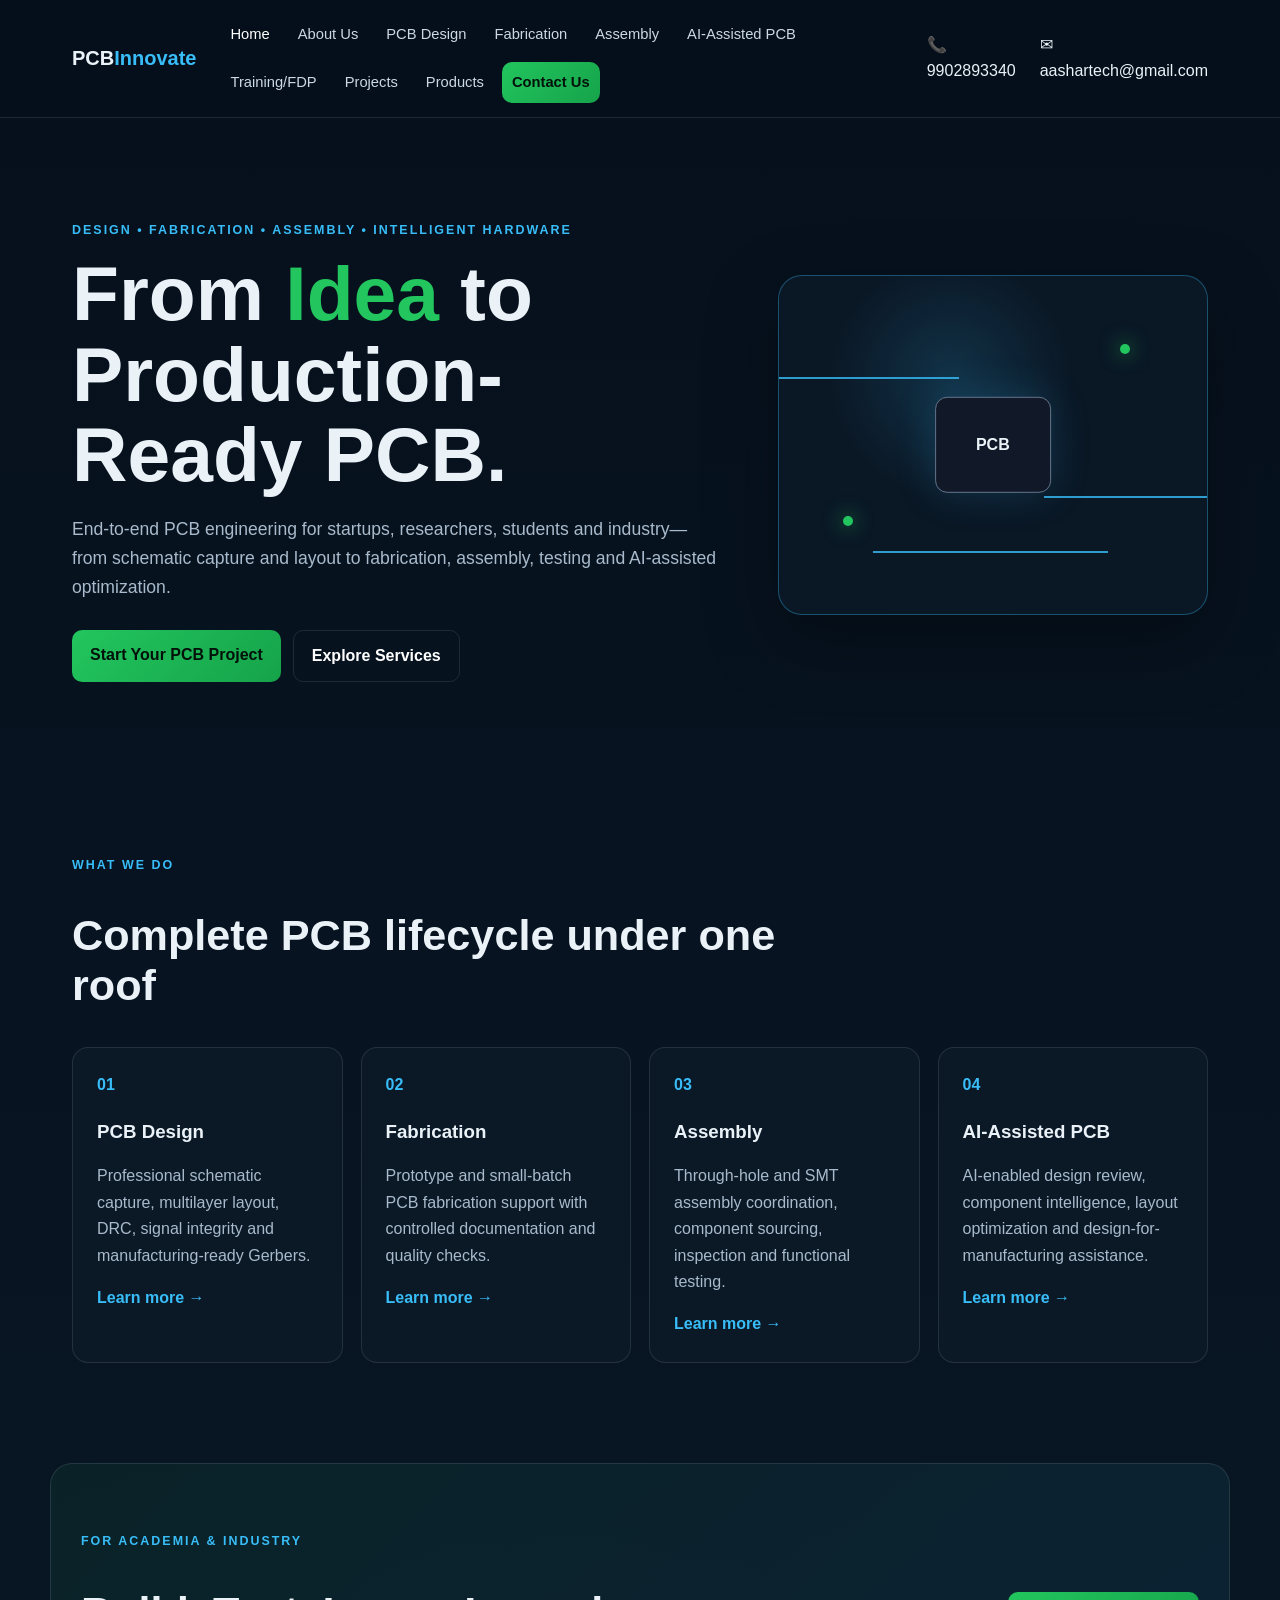
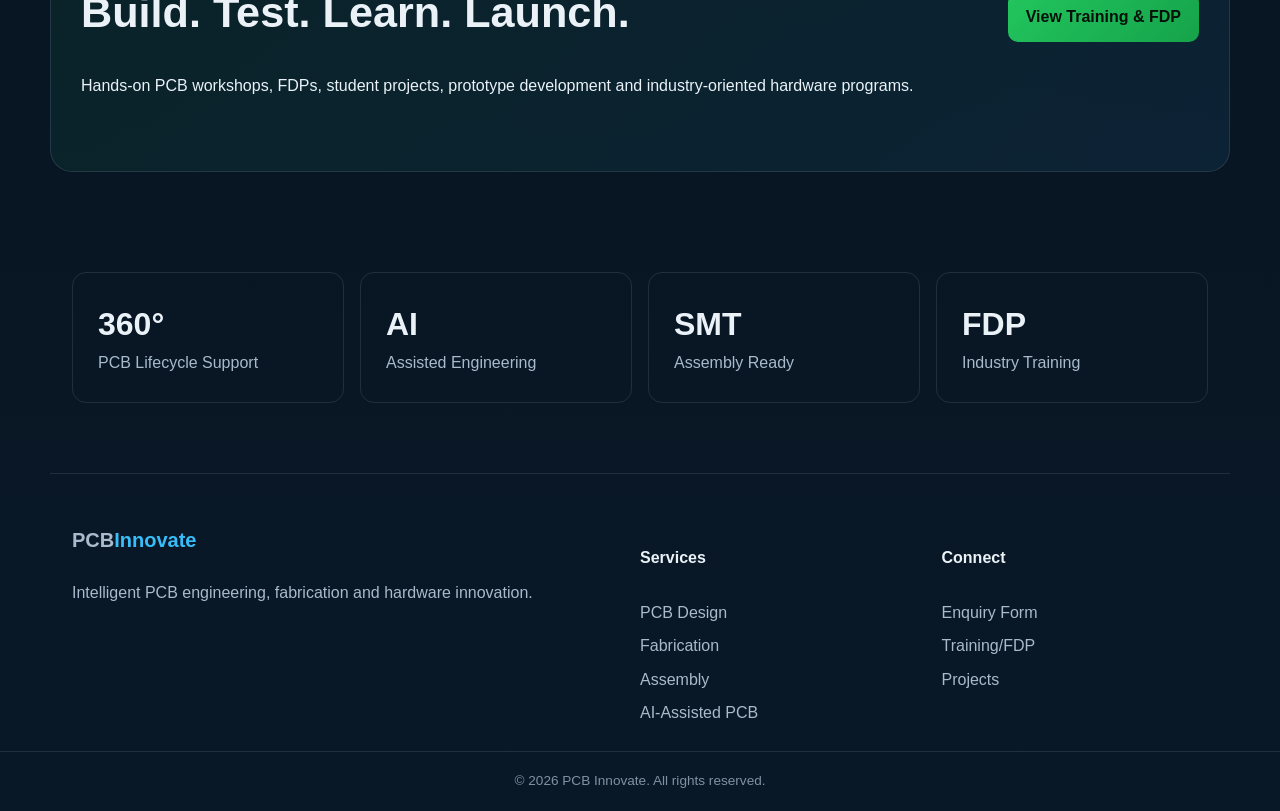
<file: index.html>
<!DOCTYPE html><html lang="en"><head><meta charset="UTF-8"><meta name="viewport" content="width=device-width,initial-scale=1.0"><title>PCB Innovate | Intelligent PCB Solutions</title><meta name="description" content="Professional PCB design, fabrication, assembly, AI-assisted design and training services."><link rel="stylesheet" href="css/style.css"></head><body>
<header><nav class="nav"><a class="logo" href="index.html">PCB<span>Innovate</span></a><button class="menu" onclick="toggleMenu()">☰</button><div id="navlinks"><a class="active" href="index.html">Home</a><a href="about.html">About Us</a><a href="design.html">PCB Design</a><a href="fabrication.html">Fabrication</a><a href="assembly.html">Assembly</a><a href="ai-pcb.html">AI-Assisted PCB</a><a href="training.html">Training/FDP</a><a href="projects.html">Projects</a><a href="products.html">Products</a><a class="btn small" href="contact.html">Contact Us</a></div><a href="tel:+919902893340">📞 9902893340</a><a href="mailto:aashartech@gmail.com">✉ aashartech@gmail.com</a></nav></header>
<main><section class="hero"><div><p class="eyebrow">DESIGN • FABRICATION • ASSEMBLY • INTELLIGENT HARDWARE</p><h1>From <span>Idea</span> to Production-Ready PCB.</h1><p class="lead">End-to-end PCB engineering for startups, researchers, students and industry—from schematic capture and layout to fabrication, assembly, testing and AI-assisted optimization.</p><div class="actions"><a class="btn" href="contact.html">Start Your PCB Project</a><a class="btn ghost" href="services.html">Explore Services</a></div></div><div class="hero-board"><div class="chip">PCB</div><div class="trace t1"></div><div class="trace t2"></div><div class="trace t3"></div><div class="led l1"></div><div class="led l2"></div></div></section>
<section class="section"><div class="section-head"><p class="eyebrow">WHAT WE DO</p><h2>Complete PCB lifecycle under one roof</h2></div><div class="cards"><article><b>01</b><h3>PCB Design</h3><p>Professional schematic capture, multilayer layout, DRC, signal integrity and manufacturing-ready Gerbers.</p><a href="design.html">Learn more →</a></article><article><b>02</b><h3>Fabrication</h3><p>Prototype and small-batch PCB fabrication support with controlled documentation and quality checks.</p><a href="fabrication.html">Learn more →</a></article><article><b>03</b><h3>Assembly</h3><p>Through-hole and SMT assembly coordination, component sourcing, inspection and functional testing.</p><a href="assembly.html">Learn more →</a></article><article><b>04</b><h3>AI-Assisted PCB</h3><p>AI-enabled design review, component intelligence, layout optimization and design-for-manufacturing assistance.</p><a href="ai-pcb.html">Learn more →</a></article></div></section>
<section class="band"><div><p class="eyebrow">FOR ACADEMIA & INDUSTRY</p><h2>Build. Test. Learn. Launch.</h2><p>Hands-on PCB workshops, FDPs, student projects, prototype development and industry-oriented hardware programs.</p></div><a class="btn" href="training.html">View Training & FDP</a></section>
<section class="section stats"><div><strong>360°</strong><span>PCB Lifecycle Support</span></div><div><strong>AI</strong><span>Assisted Engineering</span></div><div><strong>SMT</strong><span>Assembly Ready</span></div><div><strong>FDP</strong><span>Industry Training</span></div></section></main><footer><div><a class="logo" href="index.html">PCB<span>Innovate</span></a><p>Intelligent PCB engineering, fabrication and hardware innovation.</p></div><div><h4>Services</h4><a href="design.html">PCB Design</a><a href="fabrication.html">Fabrication</a><a href="assembly.html">Assembly</a><a href="ai-pcb.html">AI-Assisted PCB</a></div><div><h4>Connect</h4><a href="contact.html">Enquiry Form</a><a href="training.html">Training/FDP</a><a href="projects.html">Projects</a></div></footer><div class="copy">© 2026 PCB Innovate. All rights reserved.</div><script src="js/main.js"></script></body></html>
</file>
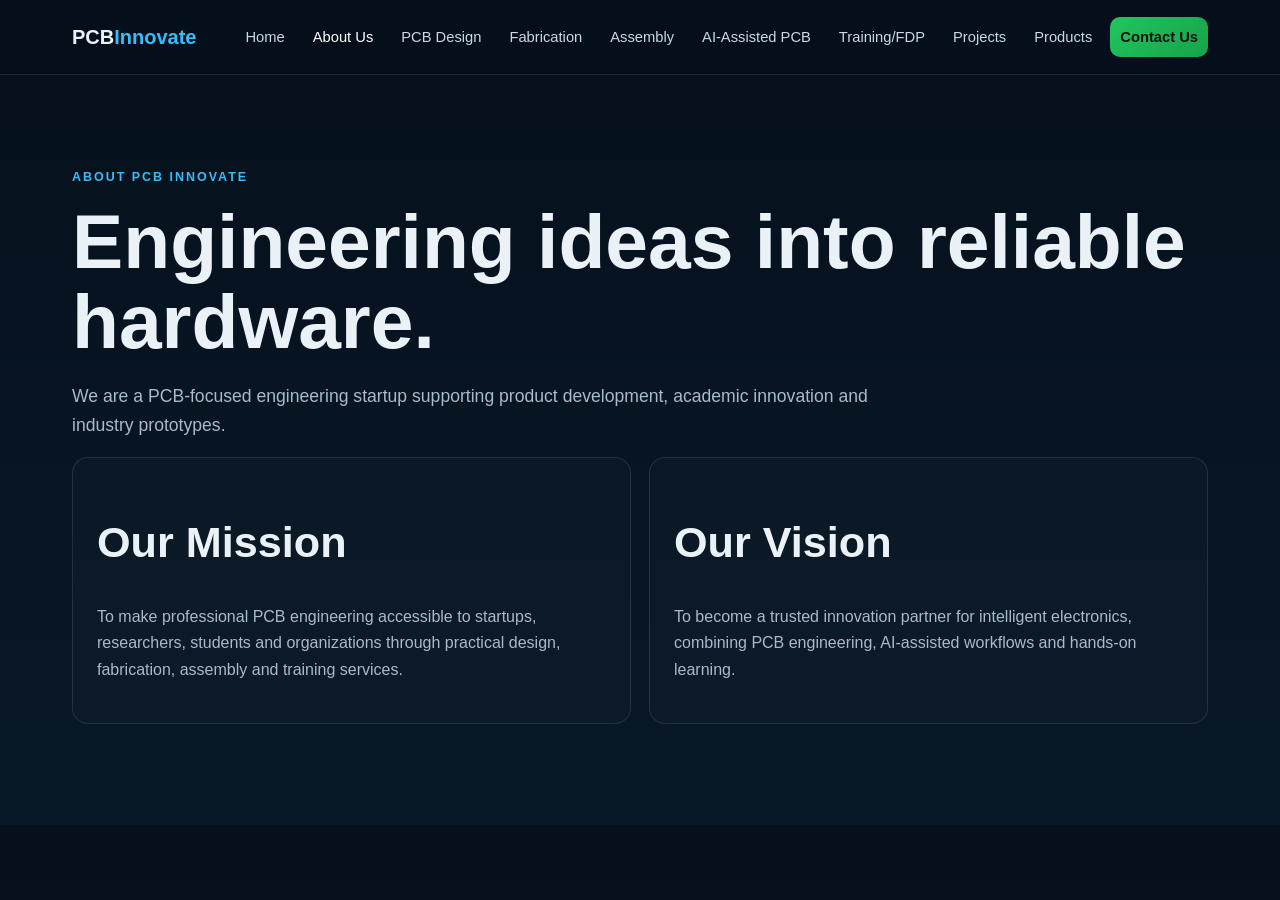
<file: about.html>
<!DOCTYPE html><html lang="en"><head><meta charset="UTF-8"><meta name="viewport" content="width=device-width,initial-scale=1"><title>About Us | PCB Innovate</title><link rel="stylesheet" href="css/style.css"></head><body><header><nav class="nav"><a class="logo" href="index.html">PCB<span>Innovate</span></a><button class="menu" onclick="toggleMenu()">☰</button><div id="navlinks"><a href="index.html">Home</a><a class="active" href="about.html">About Us</a><a href="design.html">PCB Design</a><a href="fabrication.html">Fabrication</a><a href="assembly.html">Assembly</a><a href="ai-pcb.html">AI-Assisted PCB</a><a href="training.html">Training/FDP</a><a href="projects.html">Projects</a><a href="products.html">Products</a><a class="btn small" href="contact.html">Contact Us</a></div></nav></header><main class="page"><p class="eyebrow">ABOUT PCB INNOVATE</p><h1>Engineering ideas into reliable hardware.</h1><p class="lead">We are a PCB-focused engineering startup supporting product development, academic innovation and industry prototypes.</p><div class="grid2"><div class="info"><h2>Our Mission</h2><p>To make professional PCB engineering accessible to startups, researchers, students and organizations through practical design, fabrication, assembly and training services.</p></div><div class="info"><h2>Our Vision</h2><p>To become a trusted innovation partner for intelligent electronics, combining PCB engineering, AI-assisted workflows and hands-on learning.</p></div></div></main><script src="js/main.js"></script></body></html>
</file>
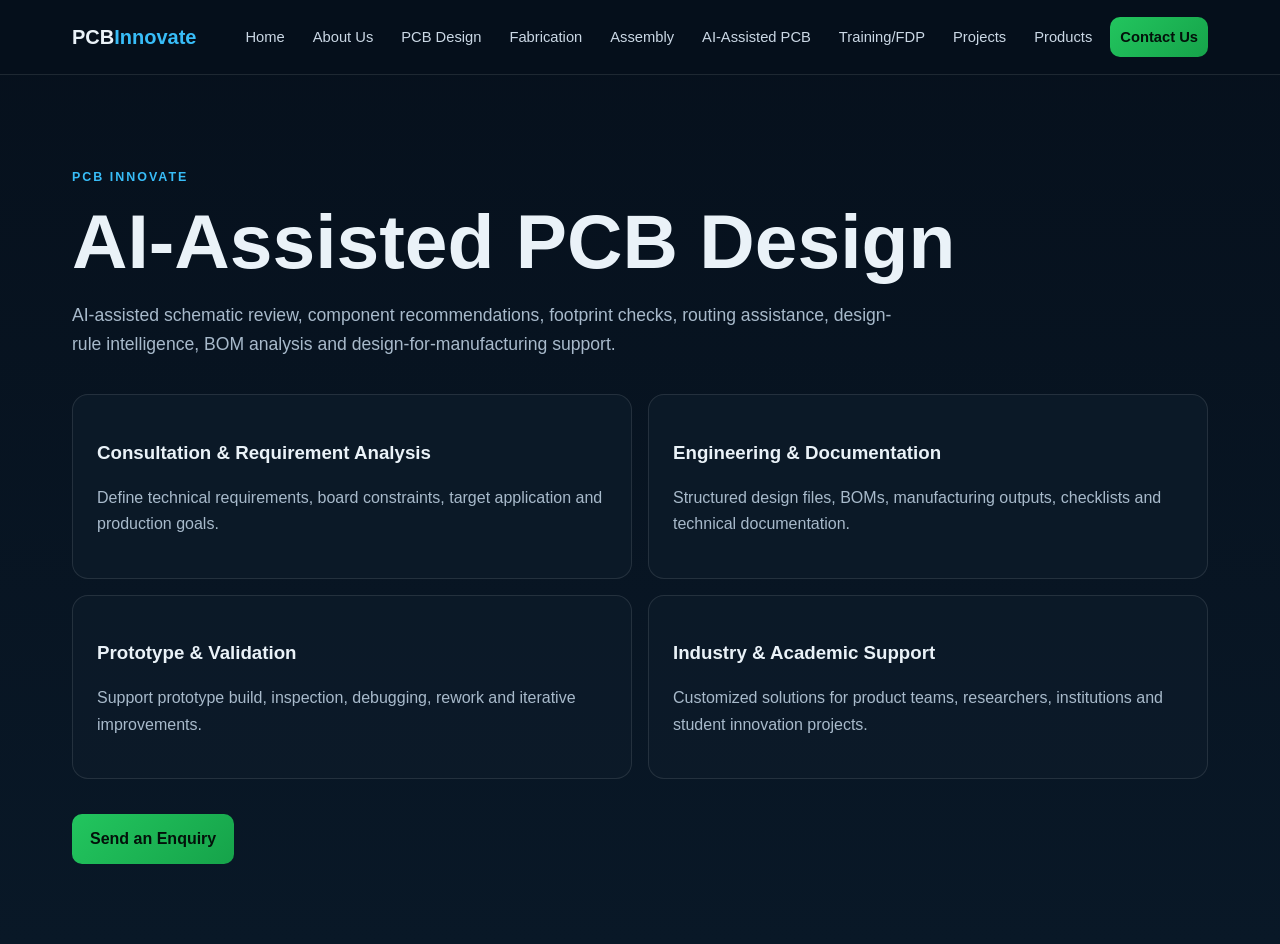
<file: ai-pcb.html>
<!DOCTYPE html><html lang="en"><head><meta charset="UTF-8"><meta name="viewport" content="width=device-width,initial-scale=1"><title>AI-Assisted PCB Design | PCB Innovate</title><link rel="stylesheet" href="css/style.css"></head><body><header><nav class="nav"><a class="logo" href="index.html">PCB<span>Innovate</span></a><button class="menu" onclick="toggleMenu()">☰</button><div id="navlinks"><a href="index.html">Home</a><a href="about.html">About Us</a><a href="design.html">PCB Design</a><a href="fabrication.html">Fabrication</a><a href="assembly.html">Assembly</a><a href="ai-pcb.html">AI-Assisted PCB</a><a href="training.html">Training/FDP</a><a href="projects.html">Projects</a><a href="products.html">Products</a><a class="btn small" href="contact.html">Contact Us</a></div></nav></header><main class="page"><p class="eyebrow">PCB INNOVATE</p><h1>AI-Assisted PCB Design</h1><p class="lead">AI-assisted schematic review, component recommendations, footprint checks, routing assistance, design-rule intelligence, BOM analysis and design-for-manufacturing support.</p><div class="service-list"><li><h3>Consultation & Requirement Analysis</h3><p>Define technical requirements, board constraints, target application and production goals.</p></li><li><h3>Engineering & Documentation</h3><p>Structured design files, BOMs, manufacturing outputs, checklists and technical documentation.</p></li><li><h3>Prototype & Validation</h3><p>Support prototype build, inspection, debugging, rework and iterative improvements.</p></li><li><h3>Industry & Academic Support</h3><p>Customized solutions for product teams, researchers, institutions and student innovation projects.</p></li></div><a class="btn" href="contact.html">Send an Enquiry</a></main><script src="js/main.js"></script></body></html>
</file>
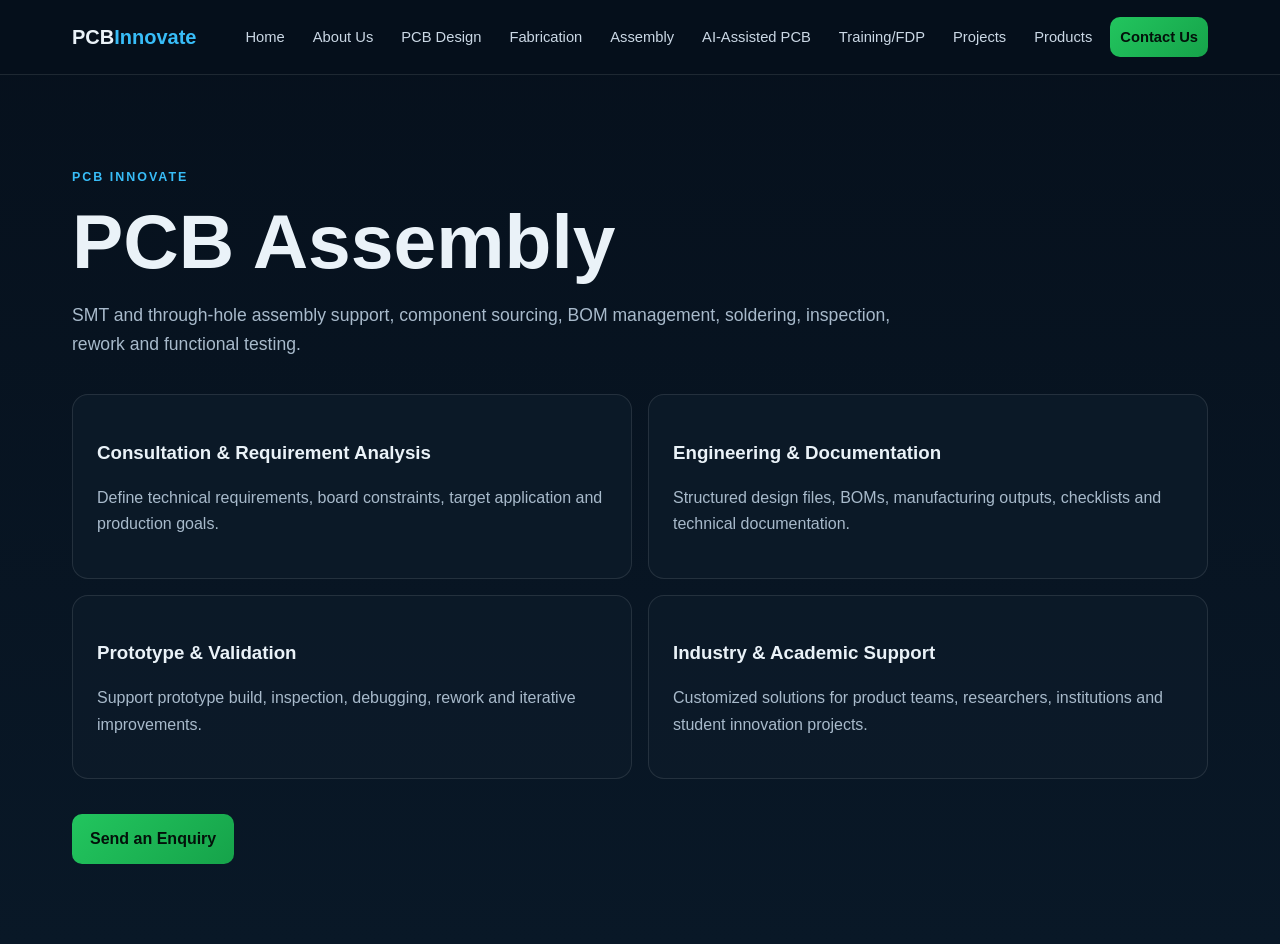
<file: assembly.html>
<!DOCTYPE html><html lang="en"><head><meta charset="UTF-8"><meta name="viewport" content="width=device-width,initial-scale=1"><title>PCB Assembly | PCB Innovate</title><link rel="stylesheet" href="css/style.css"></head><body><header><nav class="nav"><a class="logo" href="index.html">PCB<span>Innovate</span></a><button class="menu" onclick="toggleMenu()">☰</button><div id="navlinks"><a href="index.html">Home</a><a href="about.html">About Us</a><a href="design.html">PCB Design</a><a href="fabrication.html">Fabrication</a><a href="assembly.html">Assembly</a><a href="ai-pcb.html">AI-Assisted PCB</a><a href="training.html">Training/FDP</a><a href="projects.html">Projects</a><a href="products.html">Products</a><a class="btn small" href="contact.html">Contact Us</a></div></nav></header><main class="page"><p class="eyebrow">PCB INNOVATE</p><h1>PCB Assembly</h1><p class="lead">SMT and through-hole assembly support, component sourcing, BOM management, soldering, inspection, rework and functional testing.</p><div class="service-list"><li><h3>Consultation & Requirement Analysis</h3><p>Define technical requirements, board constraints, target application and production goals.</p></li><li><h3>Engineering & Documentation</h3><p>Structured design files, BOMs, manufacturing outputs, checklists and technical documentation.</p></li><li><h3>Prototype & Validation</h3><p>Support prototype build, inspection, debugging, rework and iterative improvements.</p></li><li><h3>Industry & Academic Support</h3><p>Customized solutions for product teams, researchers, institutions and student innovation projects.</p></li></div><a class="btn" href="contact.html">Send an Enquiry</a></main><script src="js/main.js"></script></body></html>
</file>
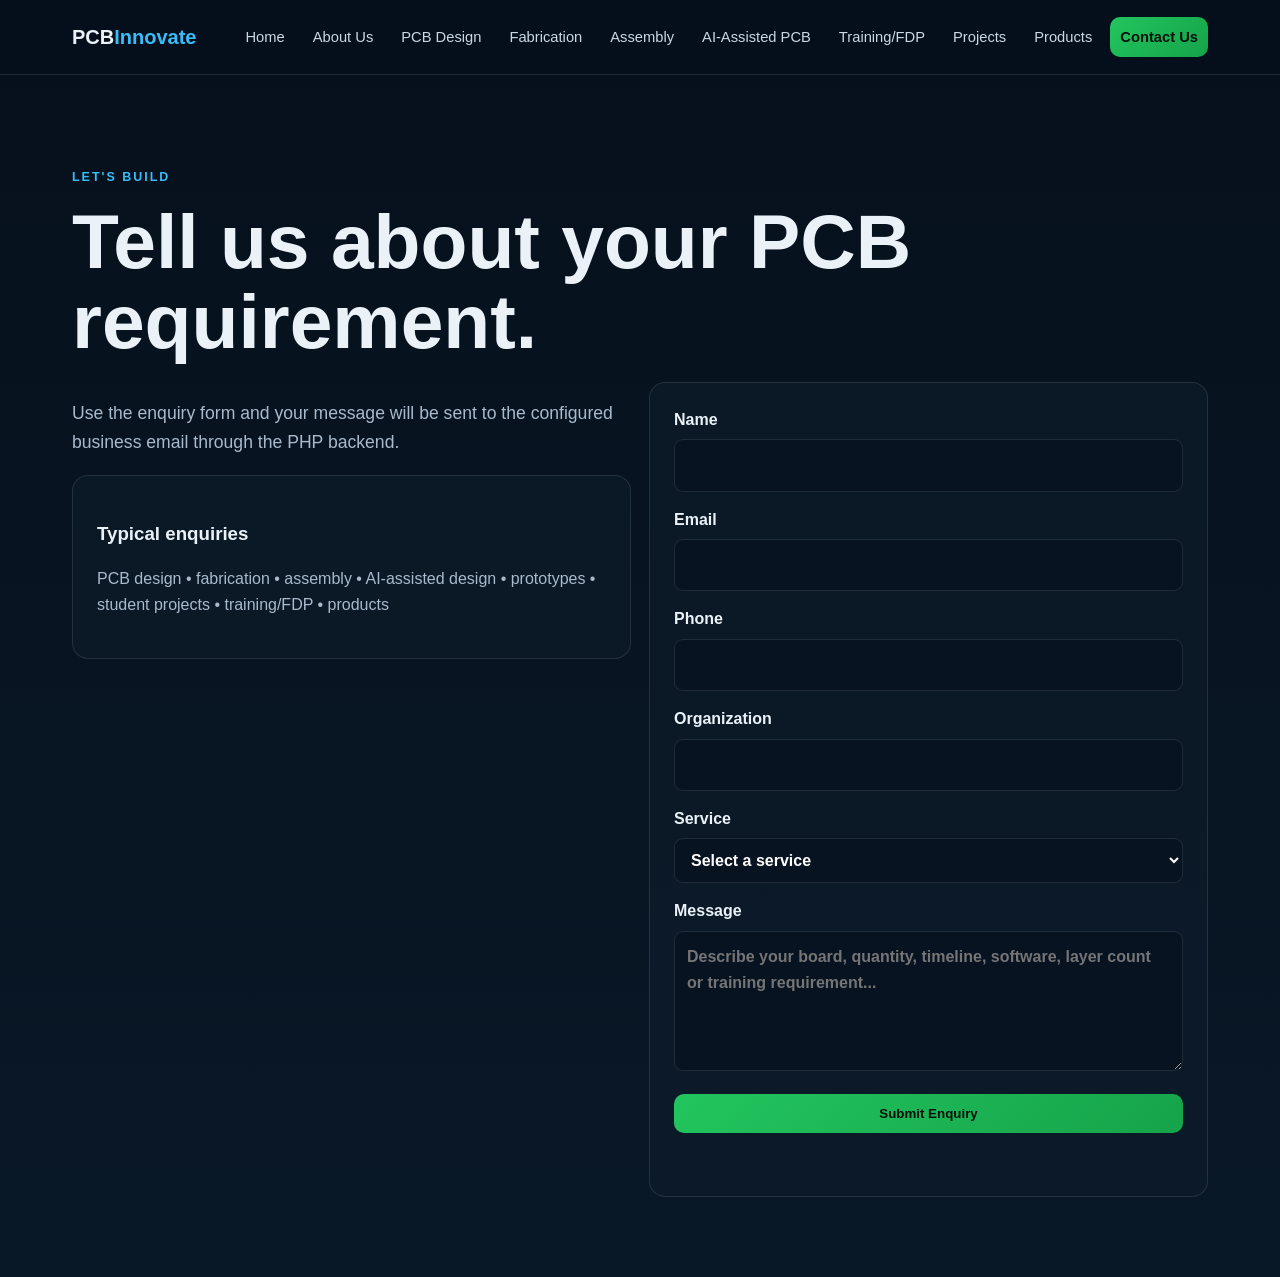
<file: contact.html>
<!DOCTYPE html><html lang="en"><head><meta charset="UTF-8"><meta name="viewport" content="width=device-width,initial-scale=1"><title>Contact Us | PCB Innovate</title><link rel="stylesheet" href="css/style.css"></head><body><header><nav class="nav"><a class="logo" href="index.html">PCB<span>Innovate</span></a><button class="menu" onclick="toggleMenu()">☰</button><div id="navlinks"><a href="index.html">Home</a><a href="about.html">About Us</a><a href="design.html">PCB Design</a><a href="fabrication.html">Fabrication</a><a href="assembly.html">Assembly</a><a href="ai-pcb.html">AI-Assisted PCB</a><a href="training.html">Training/FDP</a><a href="projects.html">Projects</a><a href="products.html">Products</a><a class="btn small active" href="contact.html">Contact Us</a></div></nav></header><main class="page"><p class="eyebrow">LET'S BUILD</p><h1>Tell us about your PCB requirement.</h1><div class="grid2"><div><p class="lead">Use the enquiry form and your message will be sent to the configured business email through the PHP backend.</p><div class="info"><h3>Typical enquiries</h3><p>PCB design • fabrication • assembly • AI-assisted design • prototypes • student projects • training/FDP • products</p></div></div><div class="form-card"><form class="form" onsubmit="submitEnquiry(event)"><label>Name<input name="name" required></label><label>Email<input type="email" name="email" required></label><label>Phone<input name="phone"></label><label>Organization<input name="organization"></label><label>Service<select name="service" required><option value="">Select a service</option><option>PCB Design</option><option>PCB Fabrication</option><option>PCB Assembly</option><option>AI-Assisted PCB Design</option><option>Training/FDP</option><option>Project Development</option><option>Products</option></select></label><label>Message<textarea name="message" required placeholder="Describe your board, quantity, timeline, software, layer count or training requirement..."></textarea></label><button class="btn" type="submit">Submit Enquiry</button><div id="notice" class="notice"></div></form></div></div></main><script src="js/main.js"></script></body></html>
</file>
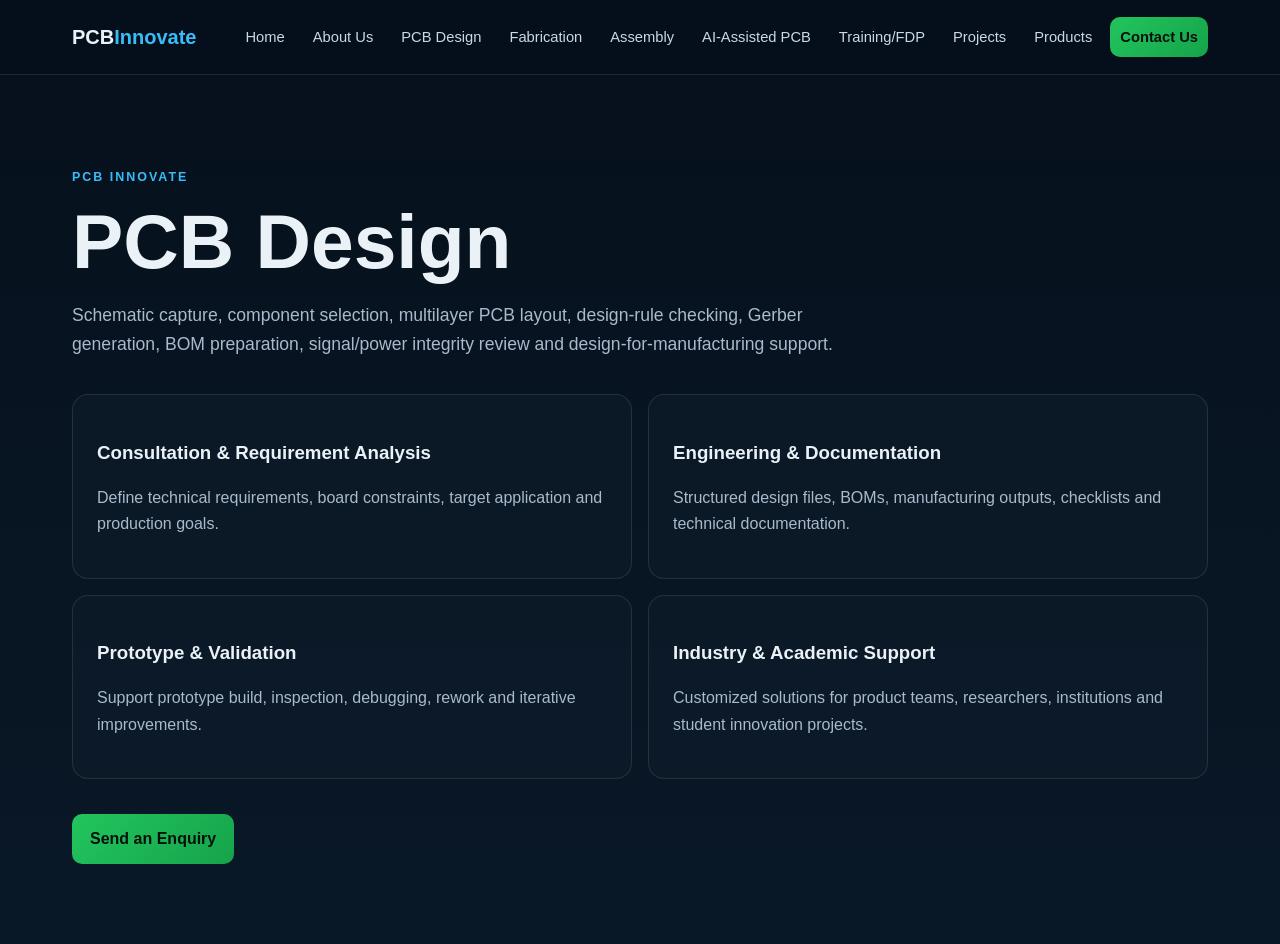
<file: design.html>
<!DOCTYPE html><html lang="en"><head><meta charset="UTF-8"><meta name="viewport" content="width=device-width,initial-scale=1"><title>PCB Design | PCB Innovate</title><link rel="stylesheet" href="css/style.css"></head><body><header><nav class="nav"><a class="logo" href="index.html">PCB<span>Innovate</span></a><button class="menu" onclick="toggleMenu()">☰</button><div id="navlinks"><a href="index.html">Home</a><a href="about.html">About Us</a><a href="design.html">PCB Design</a><a href="fabrication.html">Fabrication</a><a href="assembly.html">Assembly</a><a href="ai-pcb.html">AI-Assisted PCB</a><a href="training.html">Training/FDP</a><a href="projects.html">Projects</a><a href="products.html">Products</a><a class="btn small" href="contact.html">Contact Us</a></div></nav></header><main class="page"><p class="eyebrow">PCB INNOVATE</p><h1>PCB Design</h1><p class="lead">Schematic capture, component selection, multilayer PCB layout, design-rule checking, Gerber generation, BOM preparation, signal/power integrity review and design-for-manufacturing support.</p><div class="service-list"><li><h3>Consultation & Requirement Analysis</h3><p>Define technical requirements, board constraints, target application and production goals.</p></li><li><h3>Engineering & Documentation</h3><p>Structured design files, BOMs, manufacturing outputs, checklists and technical documentation.</p></li><li><h3>Prototype & Validation</h3><p>Support prototype build, inspection, debugging, rework and iterative improvements.</p></li><li><h3>Industry & Academic Support</h3><p>Customized solutions for product teams, researchers, institutions and student innovation projects.</p></li></div><a class="btn" href="contact.html">Send an Enquiry</a></main><script src="js/main.js"></script></body></html>
</file>
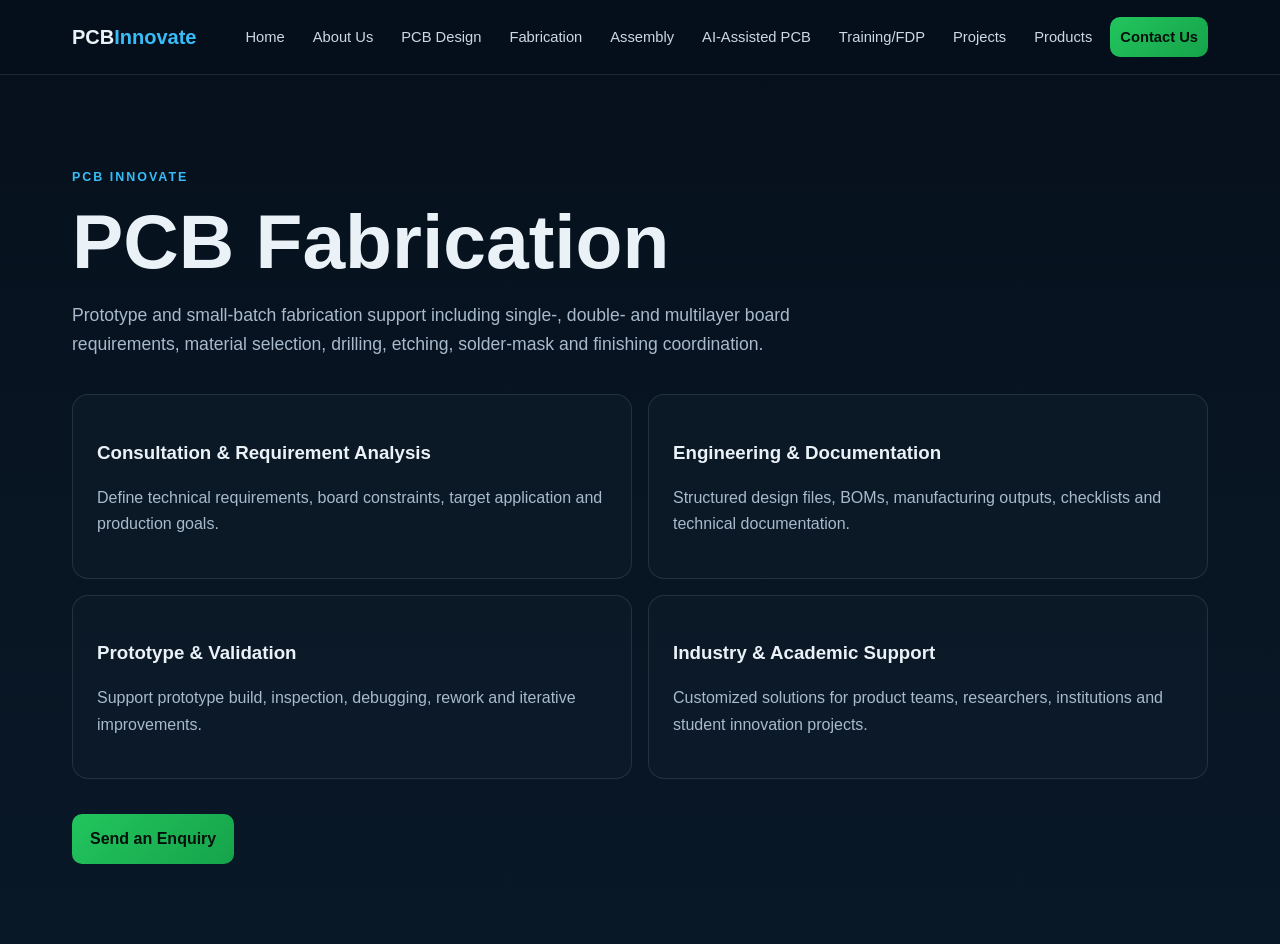
<file: fabrication.html>
<!DOCTYPE html><html lang="en"><head><meta charset="UTF-8"><meta name="viewport" content="width=device-width,initial-scale=1"><title>PCB Fabrication | PCB Innovate</title><link rel="stylesheet" href="css/style.css"></head><body><header><nav class="nav"><a class="logo" href="index.html">PCB<span>Innovate</span></a><button class="menu" onclick="toggleMenu()">☰</button><div id="navlinks"><a href="index.html">Home</a><a href="about.html">About Us</a><a href="design.html">PCB Design</a><a href="fabrication.html">Fabrication</a><a href="assembly.html">Assembly</a><a href="ai-pcb.html">AI-Assisted PCB</a><a href="training.html">Training/FDP</a><a href="projects.html">Projects</a><a href="products.html">Products</a><a class="btn small" href="contact.html">Contact Us</a></div></nav></header><main class="page"><p class="eyebrow">PCB INNOVATE</p><h1>PCB Fabrication</h1><p class="lead">Prototype and small-batch fabrication support including single-, double- and multilayer board requirements, material selection, drilling, etching, solder-mask and finishing coordination.</p><div class="service-list"><li><h3>Consultation & Requirement Analysis</h3><p>Define technical requirements, board constraints, target application and production goals.</p></li><li><h3>Engineering & Documentation</h3><p>Structured design files, BOMs, manufacturing outputs, checklists and technical documentation.</p></li><li><h3>Prototype & Validation</h3><p>Support prototype build, inspection, debugging, rework and iterative improvements.</p></li><li><h3>Industry & Academic Support</h3><p>Customized solutions for product teams, researchers, institutions and student innovation projects.</p></li></div><a class="btn" href="contact.html">Send an Enquiry</a></main><script src="js/main.js"></script></body></html>
</file>
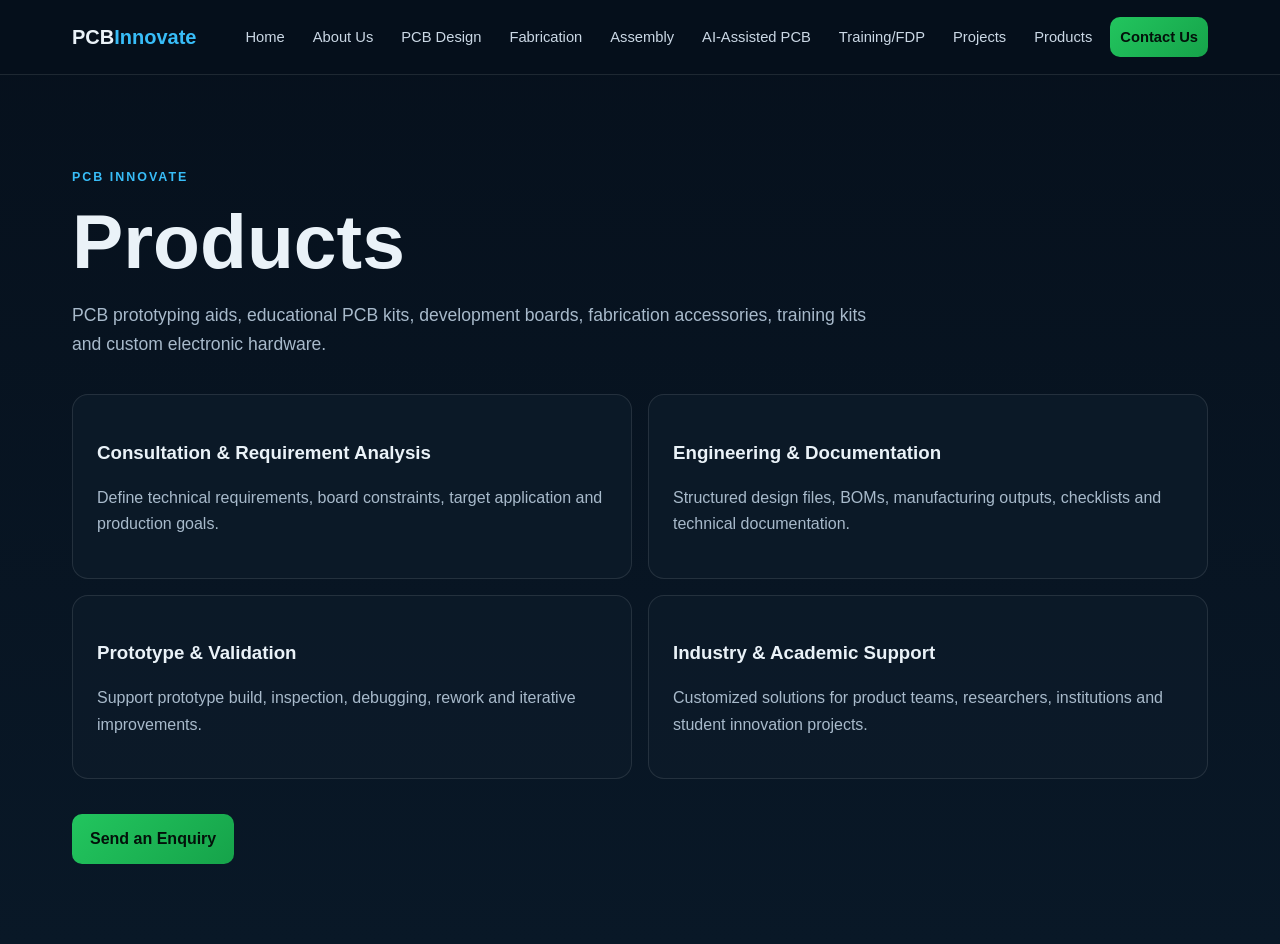
<file: products.html>
<!DOCTYPE html><html lang="en"><head><meta charset="UTF-8"><meta name="viewport" content="width=device-width,initial-scale=1"><title>Products | PCB Innovate</title><link rel="stylesheet" href="css/style.css"></head><body><header><nav class="nav"><a class="logo" href="index.html">PCB<span>Innovate</span></a><button class="menu" onclick="toggleMenu()">☰</button><div id="navlinks"><a href="index.html">Home</a><a href="about.html">About Us</a><a href="design.html">PCB Design</a><a href="fabrication.html">Fabrication</a><a href="assembly.html">Assembly</a><a href="ai-pcb.html">AI-Assisted PCB</a><a href="training.html">Training/FDP</a><a href="projects.html">Projects</a><a href="products.html">Products</a><a class="btn small" href="contact.html">Contact Us</a></div></nav></header><main class="page"><p class="eyebrow">PCB INNOVATE</p><h1>Products</h1><p class="lead">PCB prototyping aids, educational PCB kits, development boards, fabrication accessories, training kits and custom electronic hardware.</p><div class="service-list"><li><h3>Consultation & Requirement Analysis</h3><p>Define technical requirements, board constraints, target application and production goals.</p></li><li><h3>Engineering & Documentation</h3><p>Structured design files, BOMs, manufacturing outputs, checklists and technical documentation.</p></li><li><h3>Prototype & Validation</h3><p>Support prototype build, inspection, debugging, rework and iterative improvements.</p></li><li><h3>Industry & Academic Support</h3><p>Customized solutions for product teams, researchers, institutions and student innovation projects.</p></li></div><a class="btn" href="contact.html">Send an Enquiry</a></main><script src="js/main.js"></script></body></html>
</file>
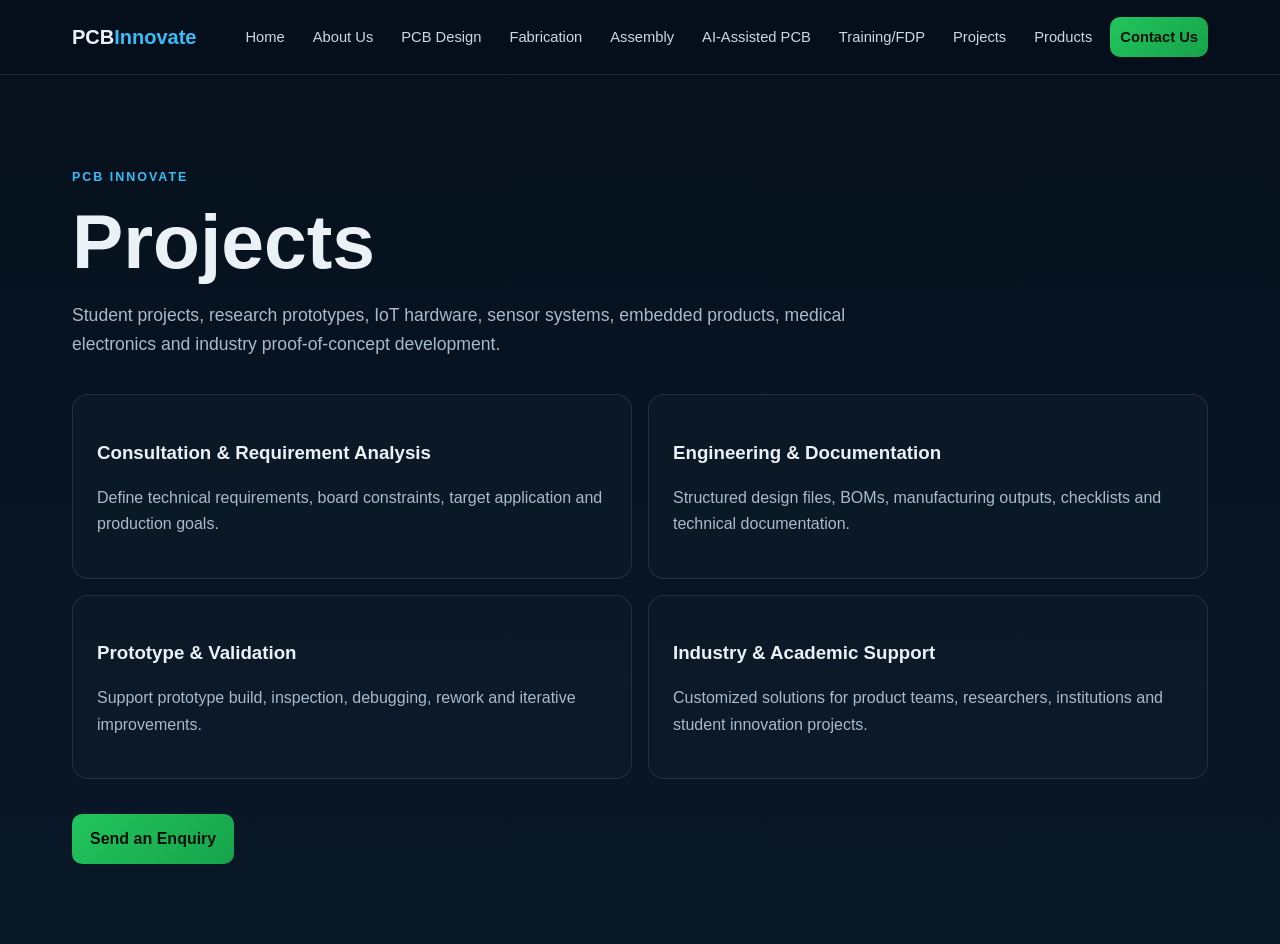
<file: projects.html>
<!DOCTYPE html><html lang="en"><head><meta charset="UTF-8"><meta name="viewport" content="width=device-width,initial-scale=1"><title>Projects | PCB Innovate</title><link rel="stylesheet" href="css/style.css"></head><body><header><nav class="nav"><a class="logo" href="index.html">PCB<span>Innovate</span></a><button class="menu" onclick="toggleMenu()">☰</button><div id="navlinks"><a href="index.html">Home</a><a href="about.html">About Us</a><a href="design.html">PCB Design</a><a href="fabrication.html">Fabrication</a><a href="assembly.html">Assembly</a><a href="ai-pcb.html">AI-Assisted PCB</a><a href="training.html">Training/FDP</a><a href="projects.html">Projects</a><a href="products.html">Products</a><a class="btn small" href="contact.html">Contact Us</a></div></nav></header><main class="page"><p class="eyebrow">PCB INNOVATE</p><h1>Projects</h1><p class="lead">Student projects, research prototypes, IoT hardware, sensor systems, embedded products, medical electronics and industry proof-of-concept development.</p><div class="service-list"><li><h3>Consultation & Requirement Analysis</h3><p>Define technical requirements, board constraints, target application and production goals.</p></li><li><h3>Engineering & Documentation</h3><p>Structured design files, BOMs, manufacturing outputs, checklists and technical documentation.</p></li><li><h3>Prototype & Validation</h3><p>Support prototype build, inspection, debugging, rework and iterative improvements.</p></li><li><h3>Industry & Academic Support</h3><p>Customized solutions for product teams, researchers, institutions and student innovation projects.</p></li></div><a class="btn" href="contact.html">Send an Enquiry</a></main><script src="js/main.js"></script></body></html>
</file>
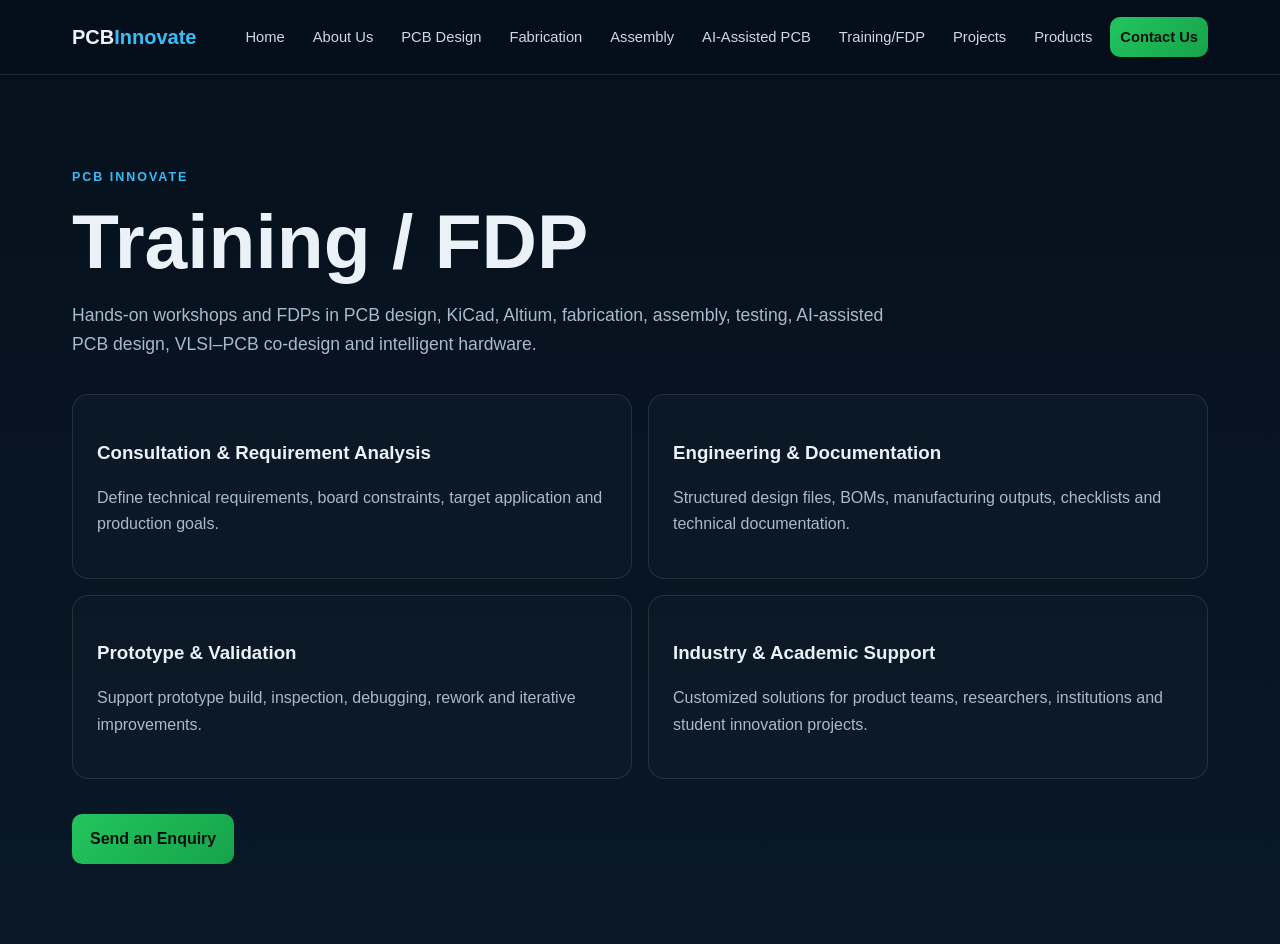
<file: training.html>
<!DOCTYPE html><html lang="en"><head><meta charset="UTF-8"><meta name="viewport" content="width=device-width,initial-scale=1"><title>Training / FDP | PCB Innovate</title><link rel="stylesheet" href="css/style.css"></head><body><header><nav class="nav"><a class="logo" href="index.html">PCB<span>Innovate</span></a><button class="menu" onclick="toggleMenu()">☰</button><div id="navlinks"><a href="index.html">Home</a><a href="about.html">About Us</a><a href="design.html">PCB Design</a><a href="fabrication.html">Fabrication</a><a href="assembly.html">Assembly</a><a href="ai-pcb.html">AI-Assisted PCB</a><a href="training.html">Training/FDP</a><a href="projects.html">Projects</a><a href="products.html">Products</a><a class="btn small" href="contact.html">Contact Us</a></div></nav></header><main class="page"><p class="eyebrow">PCB INNOVATE</p><h1>Training / FDP</h1><p class="lead">Hands-on workshops and FDPs in PCB design, KiCad, Altium, fabrication, assembly, testing, AI-assisted PCB design, VLSI–PCB co-design and intelligent hardware.</p><div class="service-list"><li><h3>Consultation & Requirement Analysis</h3><p>Define technical requirements, board constraints, target application and production goals.</p></li><li><h3>Engineering & Documentation</h3><p>Structured design files, BOMs, manufacturing outputs, checklists and technical documentation.</p></li><li><h3>Prototype & Validation</h3><p>Support prototype build, inspection, debugging, rework and iterative improvements.</p></li><li><h3>Industry & Academic Support</h3><p>Customized solutions for product teams, researchers, institutions and student innovation projects.</p></li></div><a class="btn" href="contact.html">Send an Enquiry</a></main><script src="js/main.js"></script></body></html>
</file>
<file: css/style.css>
:root{--bg:#07111f;--panel:#0d1b2a;--text:#eaf2f8;--muted:#a8bacb;--accent:#22c55e;--accent2:#38bdf8;--border:rgba(255,255,255,.10);--max:1180px}
*{box-sizing:border-box}html{scroll-behavior:smooth}body{margin:0;font-family:Inter,Segoe UI,Arial,sans-serif;background:linear-gradient(180deg,#06101c,#091827);color:var(--text);line-height:1.65}
a{color:inherit;text-decoration:none}.nav{max-width:var(--max);margin:auto;min-height:74px;padding:14px 22px;display:flex;align-items:center;gap:24px}.logo{font-weight:800;font-size:1.25rem;white-space:nowrap}.logo span{color:var(--accent2)}#navlinks{margin-left:auto;display:flex;align-items:center;gap:8px;flex-wrap:wrap}#navlinks a{padding:8px 10px;color:#cbd8e5;font-size:.92rem}#navlinks a:hover,#navlinks a.active{color:#fff}.menu{display:none;margin-left:auto;background:none;border:1px solid var(--border);color:#fff;border-radius:8px;padding:7px 10px;font-size:1.2rem}
header{position:sticky;top:0;z-index:10;background:rgba(6,16,28,.9);backdrop-filter:blur(14px);border-bottom:1px solid var(--border)}
main{min-height:calc(100vh - 150px)}.page{max-width:var(--max);margin:auto;padding:80px 22px}.eyebrow{font-size:.78rem;letter-spacing:.16em;color:var(--accent2);font-weight:800}h1{font-size:clamp(2.4rem,6vw,4.8rem);line-height:1.05;margin:12px 0 20px}h2{font-size:clamp(1.7rem,4vw,2.7rem);line-height:1.15}h3{margin-bottom:8px}.lead{font-size:1.1rem;color:var(--muted);max-width:820px}.hero{max-width:var(--max);margin:auto;min-height:620px;padding:90px 22px;display:grid;grid-template-columns:1.2fr .8fr;align-items:center;gap:60px}.hero h1 span{color:var(--accent)}.actions{display:flex;gap:12px;margin-top:28px;flex-wrap:wrap}.btn{display:inline-block;background:linear-gradient(135deg,var(--accent),#16a34a);color:#03110a!important;border:0;border-radius:10px;padding:12px 18px;font-weight:800;cursor:pointer}.btn.ghost{background:transparent!important;color:#fff!important;border:1px solid var(--border)}.btn.small{padding:8px 12px}.hero-board{height:340px;border:1px solid rgba(56,189,248,.35);border-radius:24px;background:radial-gradient(circle at 40% 30%,rgba(56,189,248,.16),transparent 35%),#0a1725;position:relative;overflow:hidden;box-shadow:0 25px 70px rgba(0,0,0,.35)}.chip{position:absolute;left:50%;top:50%;transform:translate(-50%,-50%);background:#111827;border:1px solid #64748b;border-radius:12px;padding:34px 40px;font-weight:900;box-shadow:0 0 40px rgba(56,189,248,.18)}.trace{position:absolute;height:2px;background:var(--accent2);opacity:.8}.t1{width:42%;left:0;top:30%}.t2{width:38%;right:0;top:65%}.t3{width:55%;left:22%;bottom:18%}.led{width:10px;height:10px;border-radius:50%;background:#22c55e;position:absolute;box-shadow:0 0 20px #22c55e}.l1{top:20%;right:18%}.l2{bottom:26%;left:15%}.section{max-width:var(--max);margin:auto;padding:70px 22px}.section-head{max-width:760px;margin-bottom:30px}.cards,.grid2{display:grid;grid-template-columns:repeat(2,1fr);gap:18px}.cards{grid-template-columns:repeat(4,1fr)}.cards article,.info,.form-card,.service-list li{background:rgba(13,27,42,.78);border:1px solid var(--border);border-radius:16px;padding:24px}.cards b{color:var(--accent2)}.cards p,.service-list p,.info p{color:var(--muted)}.cards a{color:var(--accent2);font-weight:700}.band{max-width:var(--max);margin:30px auto;padding:55px 30px;border:1px solid var(--border);border-radius:22px;background:linear-gradient(135deg,rgba(34,197,94,.08),rgba(56,189,248,.08));display:flex;justify-content:space-between;align-items:center;gap:30px}.stats{display:grid;grid-template-columns:repeat(4,1fr);gap:16px}.stats div{padding:25px;border:1px solid var(--border);border-radius:14px}.stats strong,.stats span{display:block}.stats strong{font-size:2rem}.stats span{color:var(--muted)}.service-list{list-style:none;padding:0;display:grid;grid-template-columns:repeat(2,1fr);gap:16px;margin:35px 0}.form{display:grid;gap:15px}.form label{font-weight:700}.form input,.form select,.form textarea{width:100%;margin-top:6px;padding:12px;border-radius:9px;border:1px solid var(--border);background:#071321;color:#fff;font:inherit}.form textarea{min-height:140px;resize:vertical}.notice{min-height:24px;color:var(--accent)}footer{max-width:var(--max);margin:auto;padding:50px 22px 25px;border-top:1px solid var(--border);display:grid;grid-template-columns:2fr 1fr 1fr;gap:35px}footer div{display:flex;flex-direction:column;gap:7px}footer p,footer a{color:var(--muted)}.copy{border-top:1px solid var(--border);text-align:center;color:#7f91a3;padding:18px 20px;font-size:.85rem}
@media(max-width:900px){.cards{grid-template-columns:repeat(2,1fr)}.hero{grid-template-columns:1fr;padding-top:60px}.grid2,.service-list{grid-template-columns:1fr}footer{grid-template-columns:1fr 1fr}}
@media(max-width:720px){.nav{padding:12px 16px}.menu{display:block}#navlinks{display:none;width:100%;position:absolute;left:0;right:0;top:74px;background:#07111f;border-bottom:1px solid var(--border);padding:12px 16px;flex-direction:column;align-items:stretch}#navlinks.open{display:flex}#navlinks a{width:100%}.nav{flex-wrap:wrap}.hero{min-height:auto;padding:55px 18px}.page,.section{padding:55px 18px}.cards,.stats{grid-template-columns:1fr}.band{margin:20px 18px;display:block}.band .btn{margin-top:20px}footer{grid-template-columns:1fr;padding:40px 18px}}
</file>
